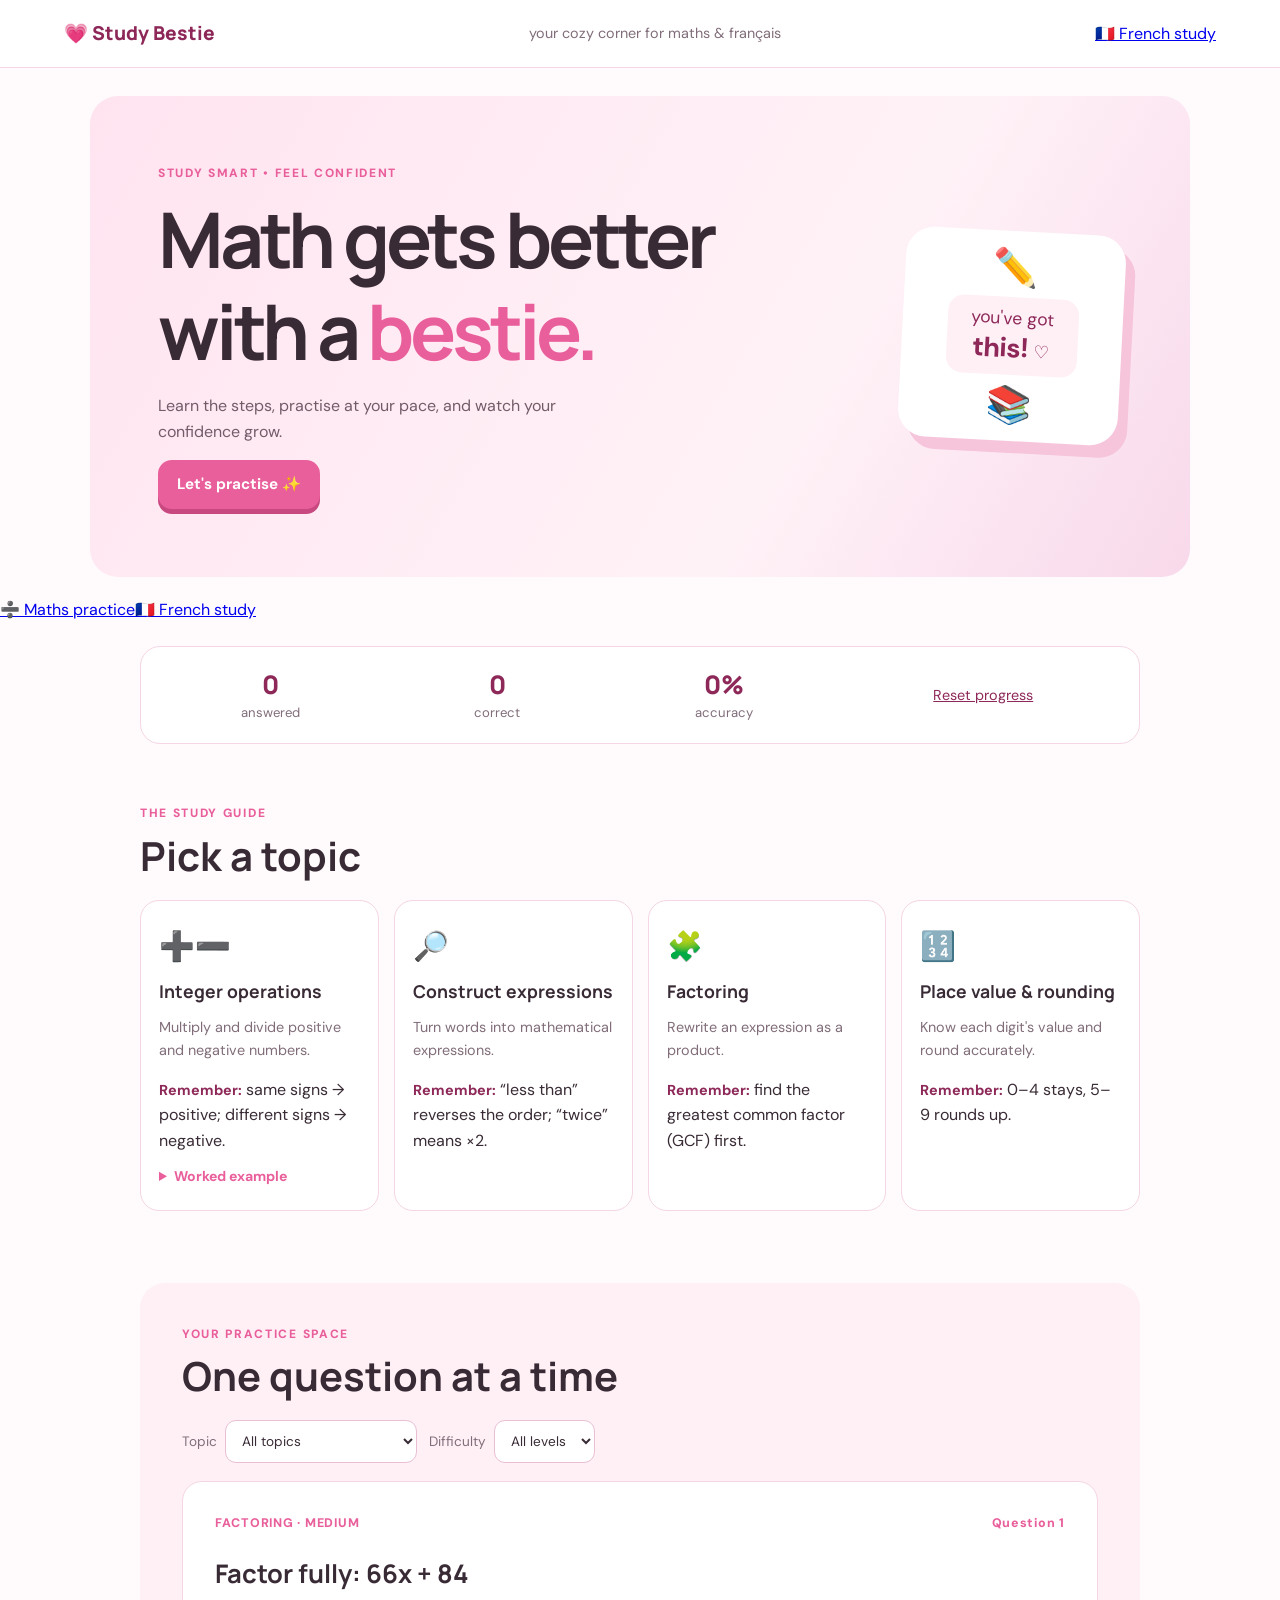
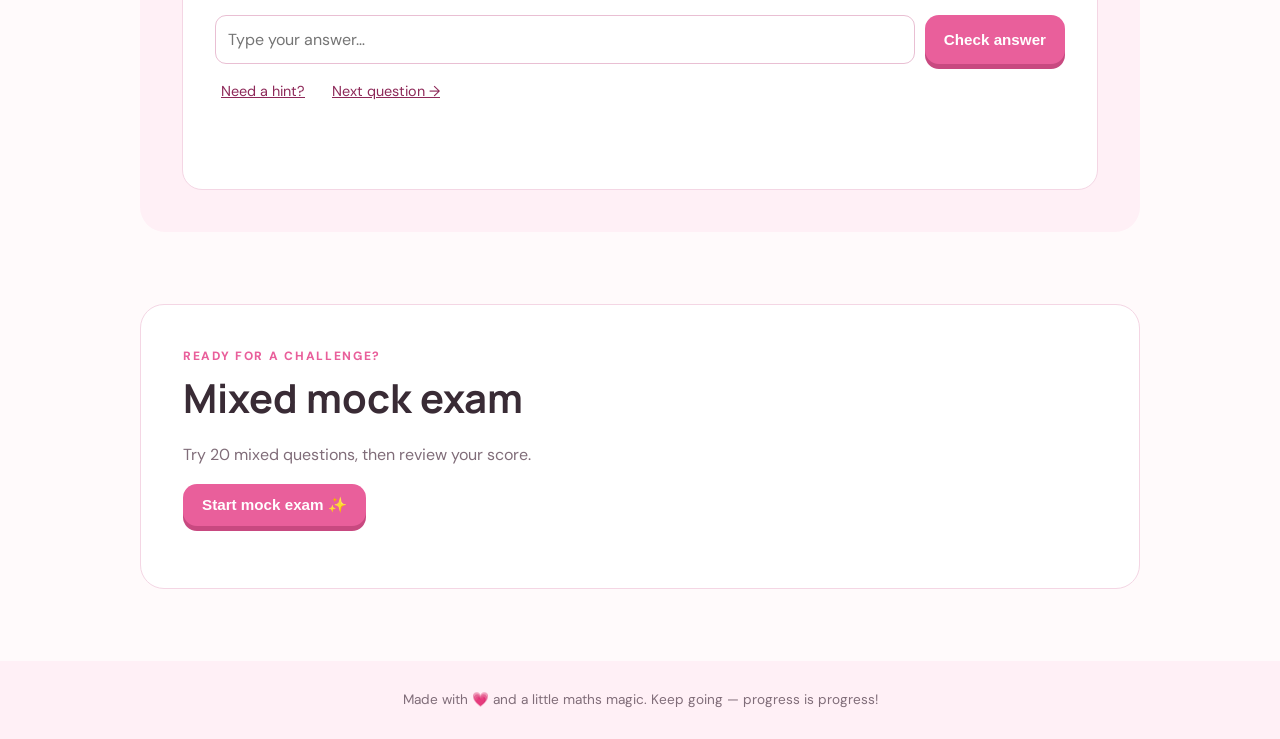
<file: index.html>
<!doctype html>
<html lang="en"><head><meta charset="utf-8"><meta name="viewport" content="width=device-width,initial-scale=1"><meta name="theme-color" content="#fff0f6"><title>Study Bestie 💗 | Maths</title><link rel="stylesheet" href="style.css"></head>
<body><header class="top"><a class="brand" href="#">💗 Study Bestie</a><span>your cozy corner for maths & français</span><a class="french-link" href="french.html">🇫🇷 French study</a></header><main>
<section class="hero"><div><p class="eyebrow">STUDY SMART • FEEL CONFIDENT</p><h1>Math gets better<br>with a <em>bestie.</em></h1><p>Learn the steps, practise at your pace, and watch your confidence grow.</p><a class="cta" href="#practice">Let's practise ✨</a></div><div class="hero-art" aria-label="Decorative pink notebook">✏️<div>you've got<br><b>this!</b> ♡</div>📚</div></section>
<nav class="subject-nav" id="subjects"><a href="#practice">➗ Maths practice</a><a href="french.html">🇫🇷 French study</a></nav>
<section class="stats"><div><strong id="done">0</strong><span>answered</span></div><div><strong id="correct">0</strong><span>correct</span></div><div><strong id="percent">0%</strong><span>accuracy</span></div><button id="reset" class="quiet">Reset progress</button></section>
<section><div class="section-head"><div><p class="eyebrow">THE STUDY GUIDE</p><h2>Pick a topic</h2></div></div><div class="topics">
<article class="topic"><span>➕➖</span><h3>Integer operations</h3><p>Multiply and divide positive and negative numbers.</p><b>Remember:</b> same signs → positive; different signs → negative.<details><summary>Worked example</summary><p>(−6) × 4 = −24 because the signs differ. (−24) ÷ (−6) = 4 because the signs match.</p></details></article>
<article class="topic"><span>🔎</span><h3>Construct expressions</h3><p>Turn words into mathematical expressions.</p><b>Remember:</b> “less than” reverses the order; “twice” means ×2.</article>
<article class="topic"><span>🧩</span><h3>Factoring</h3><p>Rewrite an expression as a product.</p><b>Remember:</b> find the greatest common factor (GCF) first.</article>
<article class="topic"><span>🔢</span><h3>Place value & rounding</h3><p>Know each digit's value and round accurately.</p><b>Remember:</b> 0–4 stays, 5–9 rounds up.</article>
</div></section>
<section id="practice" class="practice"><p class="eyebrow">YOUR PRACTICE SPACE</p><h2>One question at a time</h2><div class="filters"><label>Topic<select id="topic"><option value="all">All topics</option><option value="integers">Integer operations</option><option value="expressions">Construct expressions</option><option value="factoring">Factoring</option><option value="place">Place value & rounding</option></select></label><label>Difficulty<select id="level"><option value="all">All levels</option><option value="easy">Easy</option><option value="medium">Medium</option><option value="hard">Hard</option></select></label></div>
<div class="question-card"><div class="q-meta"><span id="qtopic">MIXED PRACTICE</span><span id="qnum">Question 1</span></div><h3 id="question">Loading your first question…</h3><p id="hint" class="hint"></p><form id="answer-form"><input id="answer" autocomplete="off" placeholder="Type your answer…" aria-label="Your answer" required><button class="cta" type="submit">Check answer</button></form><div class="actions"><button id="showhint" class="quiet" type="button">Need a hint?</button><button id="next" class="quiet" type="button">Next question →</button></div><p id="feedback" role="status" aria-live="polite"></p></div></section>
<section class="exam"><p class="eyebrow">READY FOR A CHALLENGE?</p><h2>Mixed mock exam</h2><p>Try 20 mixed questions, then review your score.</p><button id="exam" class="cta">Start mock exam ✨</button><div id="examarea"></div></section>
</main><footer>Made with 💗 and a little maths magic. Keep going — progress is progress!</footer><script src="app.js"></script></body></html>
</file>
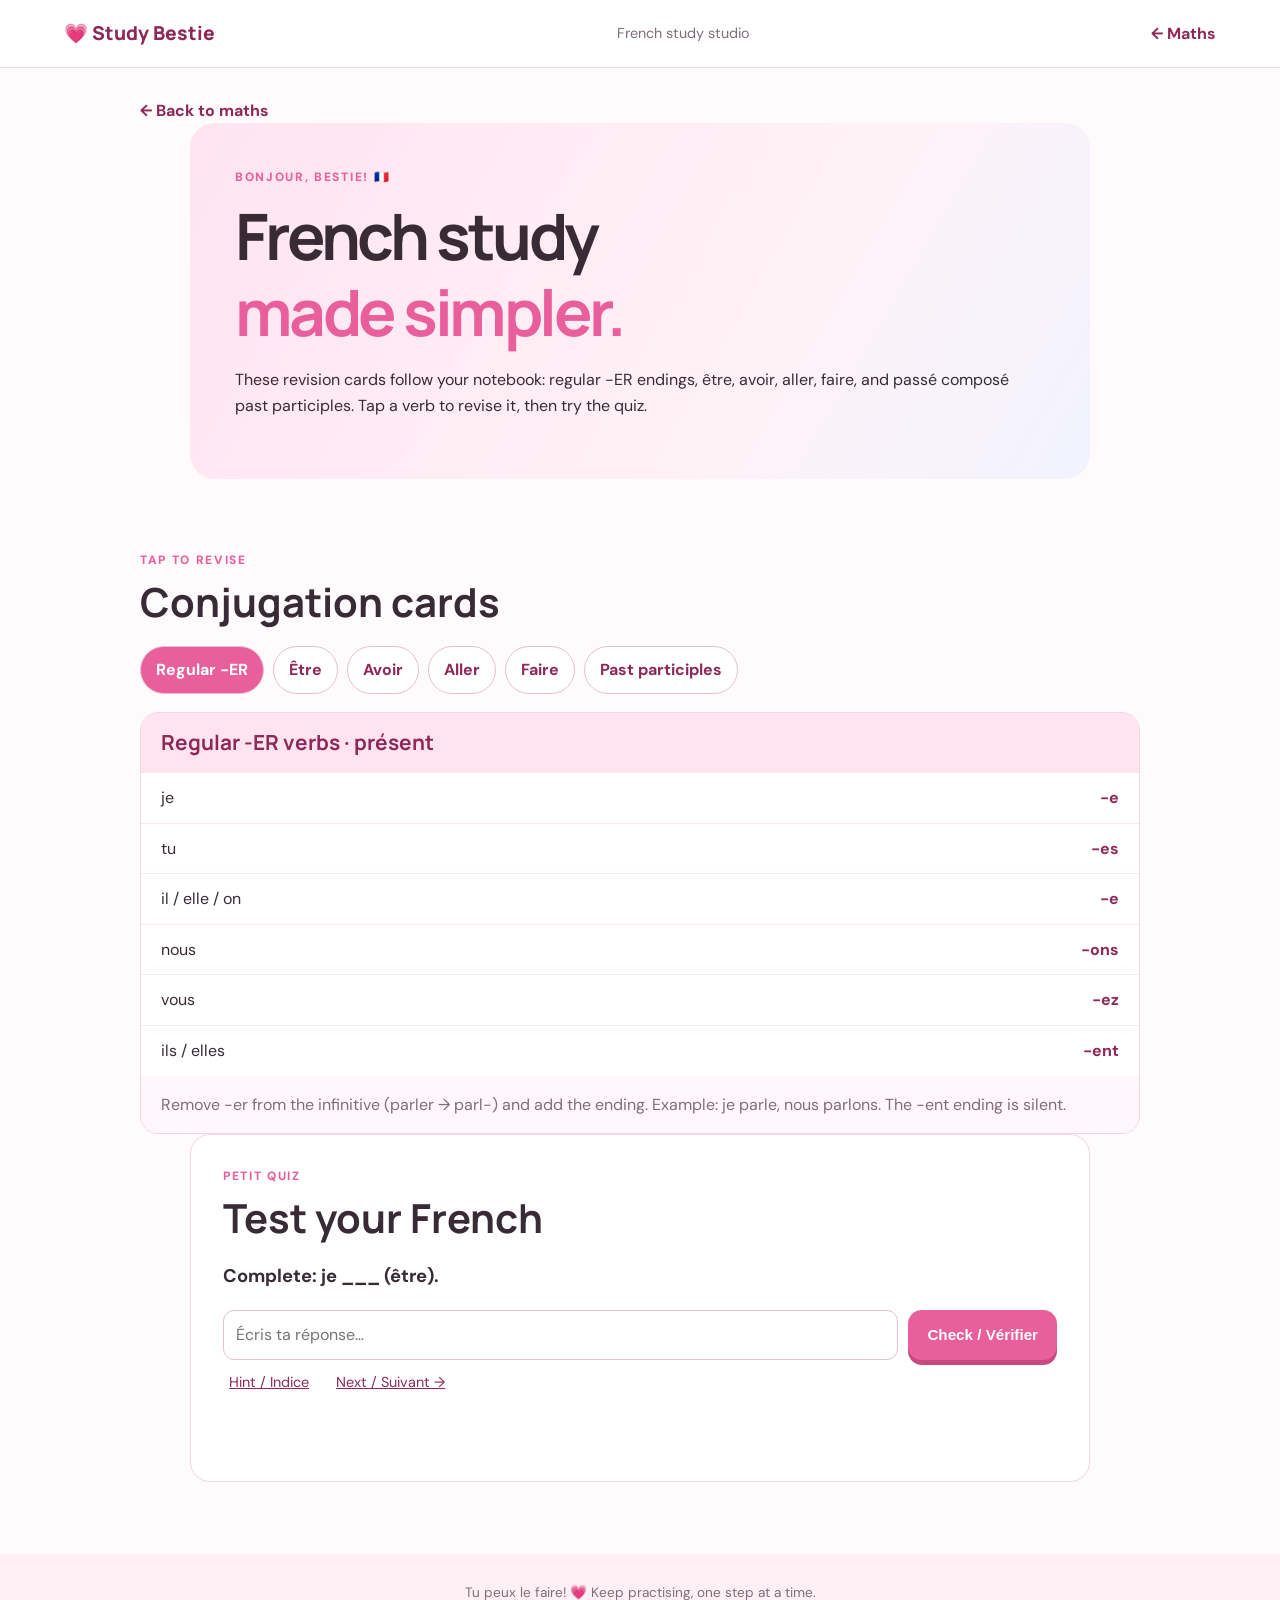
<file: french.html>
<!doctype html>
<html lang="en"><head><meta charset="utf-8"><meta name="viewport" content="width=device-width,initial-scale=1"><meta name="theme-color" content="#fff0f6"><title>French Study Studio 💗 | Study Bestie</title><link rel="stylesheet" href="style.css"><style>
.french-wrap{width:min(1000px,90%);margin:30px auto 70px}.backlink{color:var(--deep);font-weight:700;text-decoration:none}.intro{padding:clamp(24px,5vw,45px);background:linear-gradient(120deg,#ffe4f0,#fff2f7 65%,#f1f3ff);border-radius:25px;margin:20px 0 30px}.intro h1{font-size:clamp(2.3rem,5vw,4rem)}.verb-tabs{display:flex;gap:9px;flex-wrap:wrap;margin:18px 0}.verb-tab{border:1px solid #e9bfd3;background:white;color:var(--deep);border-radius:999px;padding:10px 15px;font:inherit;font-weight:700;cursor:pointer}.verb-tab.active,.verb-tab:hover{background:var(--pink);color:white}.verb-table{background:white;border:1px solid var(--line);border-radius:18px;overflow:hidden}.verb-table h2{margin:0;padding:17px 20px;background:#ffe4f0;color:var(--deep);font-size:1.3rem}.verb-table p{margin:0;padding:12px 20px;border-top:1px solid #f8e5ee;display:flex;justify-content:space-between;gap:15px}.verb-table p strong{color:var(--deep)}.note{padding:16px 20px;background:#fff7fb;color:var(--muted)}.quiz{margin-top:28px;background:white;border:1px solid var(--line);border-radius:20px;padding:clamp(20px,4vw,32px)}.quiz form{display:flex;gap:10px;flex-wrap:wrap}.quiz input{flex:1;min-width:150px}.quiz #question{font-weight:700;font-size:1.15rem}.quiz #feedback{font-weight:700;min-height:1.4em}.good{color:#25845d}.bad{color:#b83b6b}.quiz-actions{display:flex;gap:15px;margin-top:10px;flex-wrap:wrap}.french-link{color:var(--deep);font-weight:700;text-decoration:none}@media(max-width:540px){.quiz form{flex-direction:column}.quiz form button{width:100%}.verb-table p{gap:8px}}
</style></head><body><header class="top"><a class="brand" href="index.html">💗 Study Bestie</a><span>French study studio</span><a class="french-link" href="index.html">← Maths</a></header><main class="french-wrap"><a class="backlink" href="index.html">← Back to maths</a><section class="intro"><p class="eyebrow">BONJOUR, BESTIE! 🇫🇷</p><h1>French study<br><em style="color:var(--pink)">made simpler.</em></h1><p>These revision cards follow your notebook: regular -ER endings, être, avoir, aller, faire, and passé composé past participles. Tap a verb to revise it, then try the quiz.</p></section><p class="eyebrow">TAP TO REVISE</p><h2>Conjugation cards</h2><div class="verb-tabs" role="group" aria-label="French verb tables"><button class="verb-tab active" data-verb="er">Regular -ER</button><button class="verb-tab" data-verb="etre">Être</button><button class="verb-tab" data-verb="avoir">Avoir</button><button class="verb-tab" data-verb="aller">Aller</button><button class="verb-tab" data-verb="faire">Faire</button><button class="verb-tab" data-verb="past">Past participles</button></div><div id="verb-table" class="verb-table" aria-live="polite"></div><section class="quiz"><p class="eyebrow">PETIT QUIZ</p><h2>Test your French</h2><p id="question">Loading your first question…</p><form id="quiz-form"><input id="answer" autocomplete="off" placeholder="Écris ta réponse…" aria-label="French answer" required><button class="cta" type="submit">Check / Vérifier</button></form><div class="quiz-actions"><button id="hint" class="quiet" type="button">Hint / Indice</button><button id="next" class="quiet" type="button">Next / Suivant →</button></div><p id="feedback" role="status" aria-live="polite"></p></section></main><footer>Tu peux le faire! 💗 Keep practising, one step at a time.</footer><script src="french.js"></script></body></html>
</file>
<file: style.css>
@import url('https://fonts.googleapis.com/css2?family=DM+Sans:wght@400;500;600;700&family=Manrope:wght@400;600;700;800&display=swap');:root{--pink:#e95f9b;--deep:#8d2858;--pale:#fff0f6;--ink:#392b35;--muted:#806d79;--white:#fff;--line:#f4d6e4}*{box-sizing:border-box}html{scroll-behavior:smooth}body{margin:0;background:#fffafb;color:var(--ink);font-family:'DM Sans',sans-serif;line-height:1.6}.top{display:flex;justify-content:space-between;align-items:center;padding:18px max(5vw,20px);border-bottom:1px solid var(--line);background:#fff;position:sticky;top:0;z-index:5}.brand{font-family:Manrope,sans-serif;font-weight:800;color:var(--deep);text-decoration:none;font-size:1.2rem}.top span{color:var(--muted);font-size:.9rem}.hero{margin:28px auto 20px;width:min(1100px,90%);border-radius:28px;background:linear-gradient(120deg,#ffe4f0,#fff2f7 65%,#f8d9eb);padding:clamp(28px,6vw,68px);display:flex;align-items:center;justify-content:space-between;gap:30px;min-height:340px}.eyebrow{letter-spacing:.14em;color:var(--pink);font-size:.75rem;font-weight:800;margin:0 0 8px}h1,h2,h3{font-family:Manrope,sans-serif;line-height:1.2}h1{font-size:clamp(2.7rem,6vw,4.8rem);letter-spacing:-.055em;margin:10px 0}h1 em{color:var(--pink);font-style:normal}.hero p:not(.eyebrow){max-width:460px;color:#725c69}.cta{display:inline-block;border:0;border-radius:14px;padding:12px 19px;background:var(--pink);color:white;font-weight:700;text-decoration:none;cursor:pointer;font-size:.95rem;box-shadow:0 5px 0 #c84980;transition:transform .15s}.cta:hover{transform:translateY(-2px)}.hero-art{flex-shrink:0;width:220px;height:210px;border-radius:28px;background:#fff;box-shadow:10px 12px 0 #f6c5dc;display:flex;align-items:center;justify-content:center;flex-direction:column;font-size:2.3rem;transform:rotate(3deg)}.hero-art div{background:#fff0f6;border-radius:16px;padding:10px 24px;text-align:center;font-size:1.1rem;color:var(--deep);line-height:1.3}.hero-art b{font-size:1.7rem}.stats{width:min(1000px,90%);margin:24px auto 60px;display:flex;align-items:center;justify-content:space-around;gap:15px;padding:20px;background:white;border:1px solid var(--line);border-radius:20px}.stats div{display:flex;flex-direction:column;text-align:center}.stats strong{font:800 1.6rem Manrope;color:var(--deep)}.stats span{font-size:.82rem;color:var(--muted)}main>section:not(.hero):not(.stats){width:min(1000px,90%);margin:0 auto 72px}.section-head h2,h2{font-size:clamp(1.8rem,4vw,2.5rem);margin:0 0 20px}.topics{display:grid;grid-template-columns:repeat(4,1fr);gap:15px}.topic{padding:22px 18px;background:white;border:1px solid var(--line);border-radius:19px}.topic>span{font-size:1.8rem}.topic h3{font-size:1.1rem;margin:12px 0 8px}.topic p,.topic b{font-size:.9rem}.topic p{color:var(--muted)}.topic b{color:var(--deep)}details{margin-top:12px;font-size:.88rem}summary{cursor:pointer;color:var(--pink);font-weight:700}.practice{padding:clamp(20px,5vw,42px);background:#fff0f6;border-radius:25px}.filters{display:flex;gap:12px;flex-wrap:wrap;margin:18px 0}.filters label{font-size:.85rem;color:var(--muted);display:flex;gap:8px;align-items:center}select,input{font:inherit;padding:11px 12px;border:1px solid #e9bfd3;border-radius:11px;background:white;color:var(--ink);max-width:100%}.question-card{background:#fff;border:1px solid var(--line);border-radius:20px;padding:clamp(20px,4vw,32px)}.q-meta{display:flex;justify-content:space-between;gap:10px;color:var(--pink);font-size:.78rem;font-weight:800;letter-spacing:.06em}.question-card h3{font-size:clamp(1.2rem,3vw,1.6rem);margin:25px 0}.question-card form{display:flex;gap:10px;flex-wrap:wrap}.question-card input{flex:1;min-width:150px}.actions{display:flex;gap:15px;flex-wrap:wrap;margin-top:15px}.quiet{border:0;background:transparent;color:var(--deep);text-decoration:underline;cursor:pointer;font:inherit;font-size:.9rem}.hint{color:var(--muted);min-height:1.2em}.hint:empty{display:none}#feedback{font-weight:700;min-height:1.3em}#feedback.good{color:#25845d}#feedback.bad{color:#b83b6b}.exam{border:1px solid var(--line);border-radius:24px;padding:clamp(24px,5vw,42px);background:white}.exam>p:not(.eyebrow){color:var(--muted)}#examarea{margin-top:20px}.exam-item{padding:14px 0;border-bottom:1px solid var(--line)}.exam-item label{display:block;font-weight:600}.exam-item input{margin-top:8px;width:100%}footer{text-align:center;padding:28px 20px;background:#fff0f6;color:var(--muted);font-size:.85rem}@media(max-width:850px){.topics{grid-template-columns:repeat(2,1fr)}.hero-art{width:170px;height:175px}}@media(max-width:540px){.top span{display:none}.hero{align-items:flex-start}.hero-art{display:none}.stats{flex-wrap:wrap}.stats div{min-width:70px}.topics{grid-template-columns:1fr}.filters label{width:100%;justify-content:space-between}.filters select{flex:1}.question-card form{flex-direction:column}.question-card form .cta{width:100%}}
</file>
